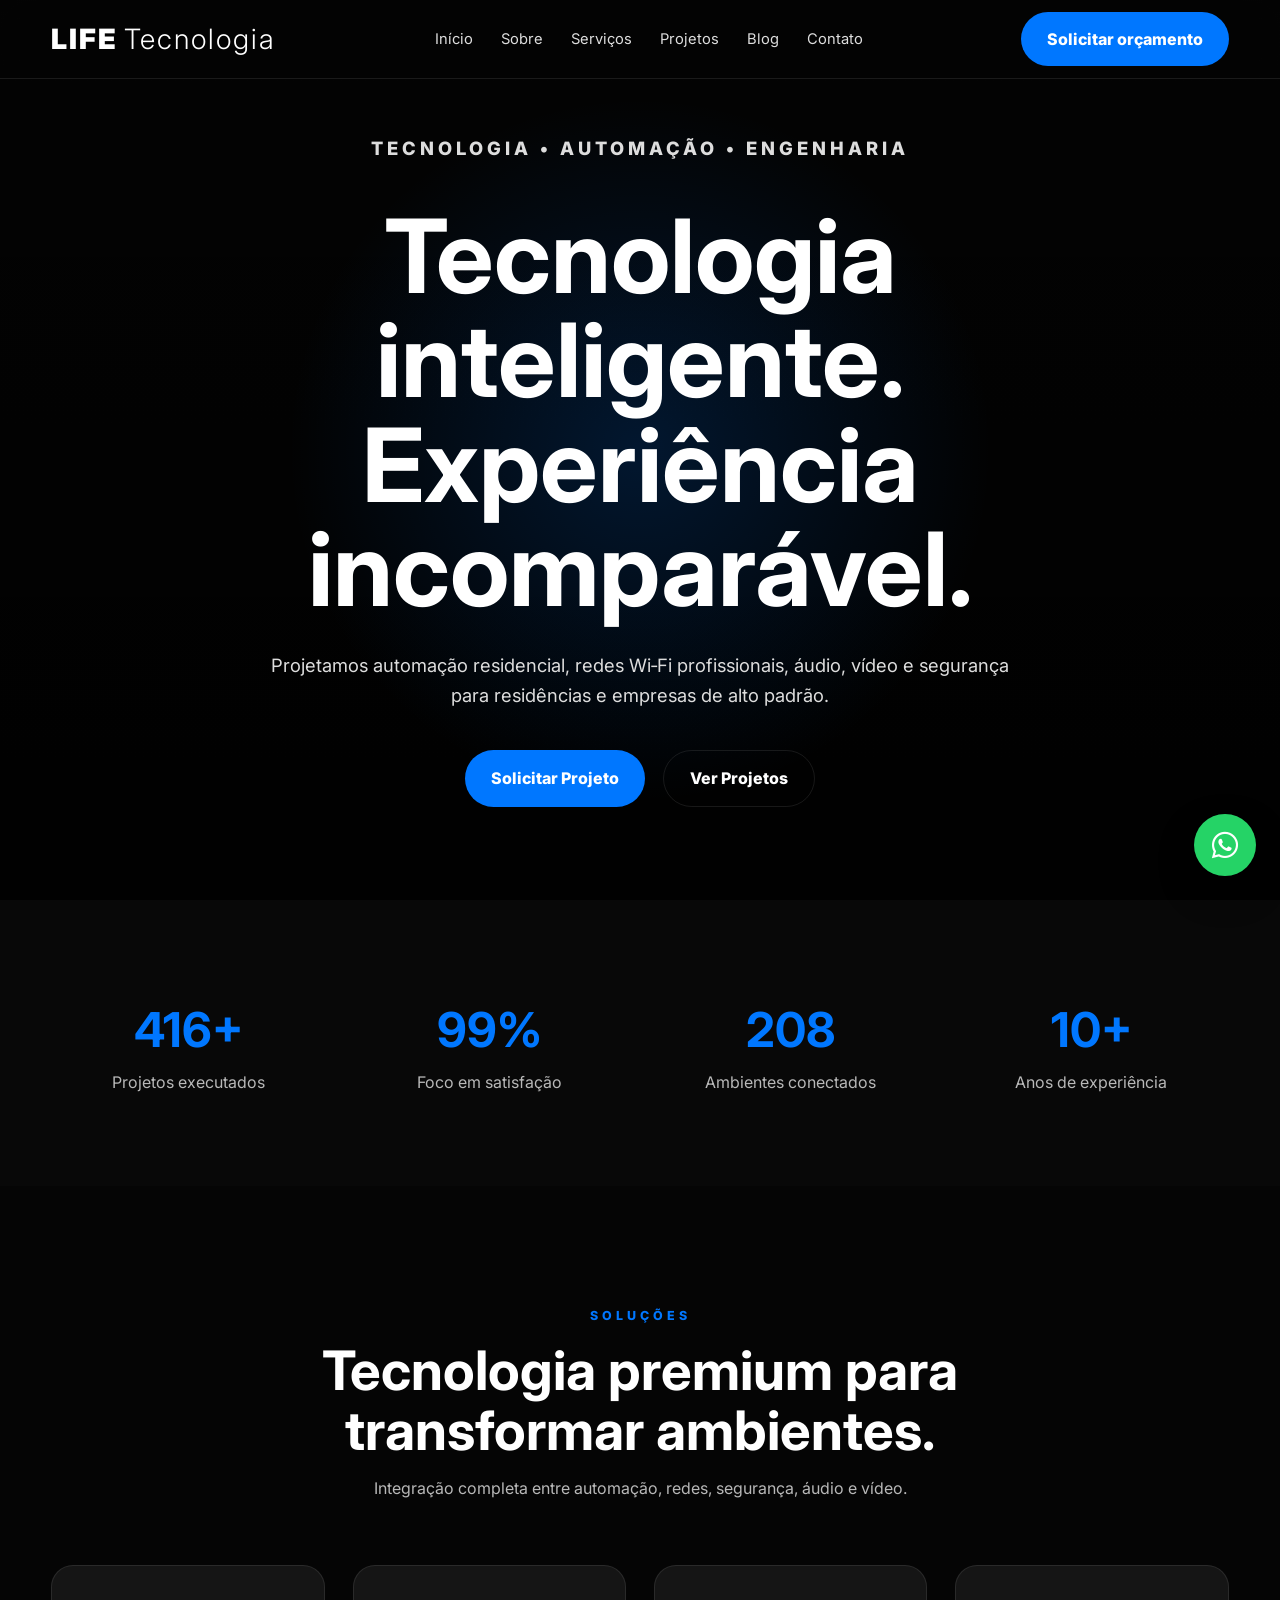
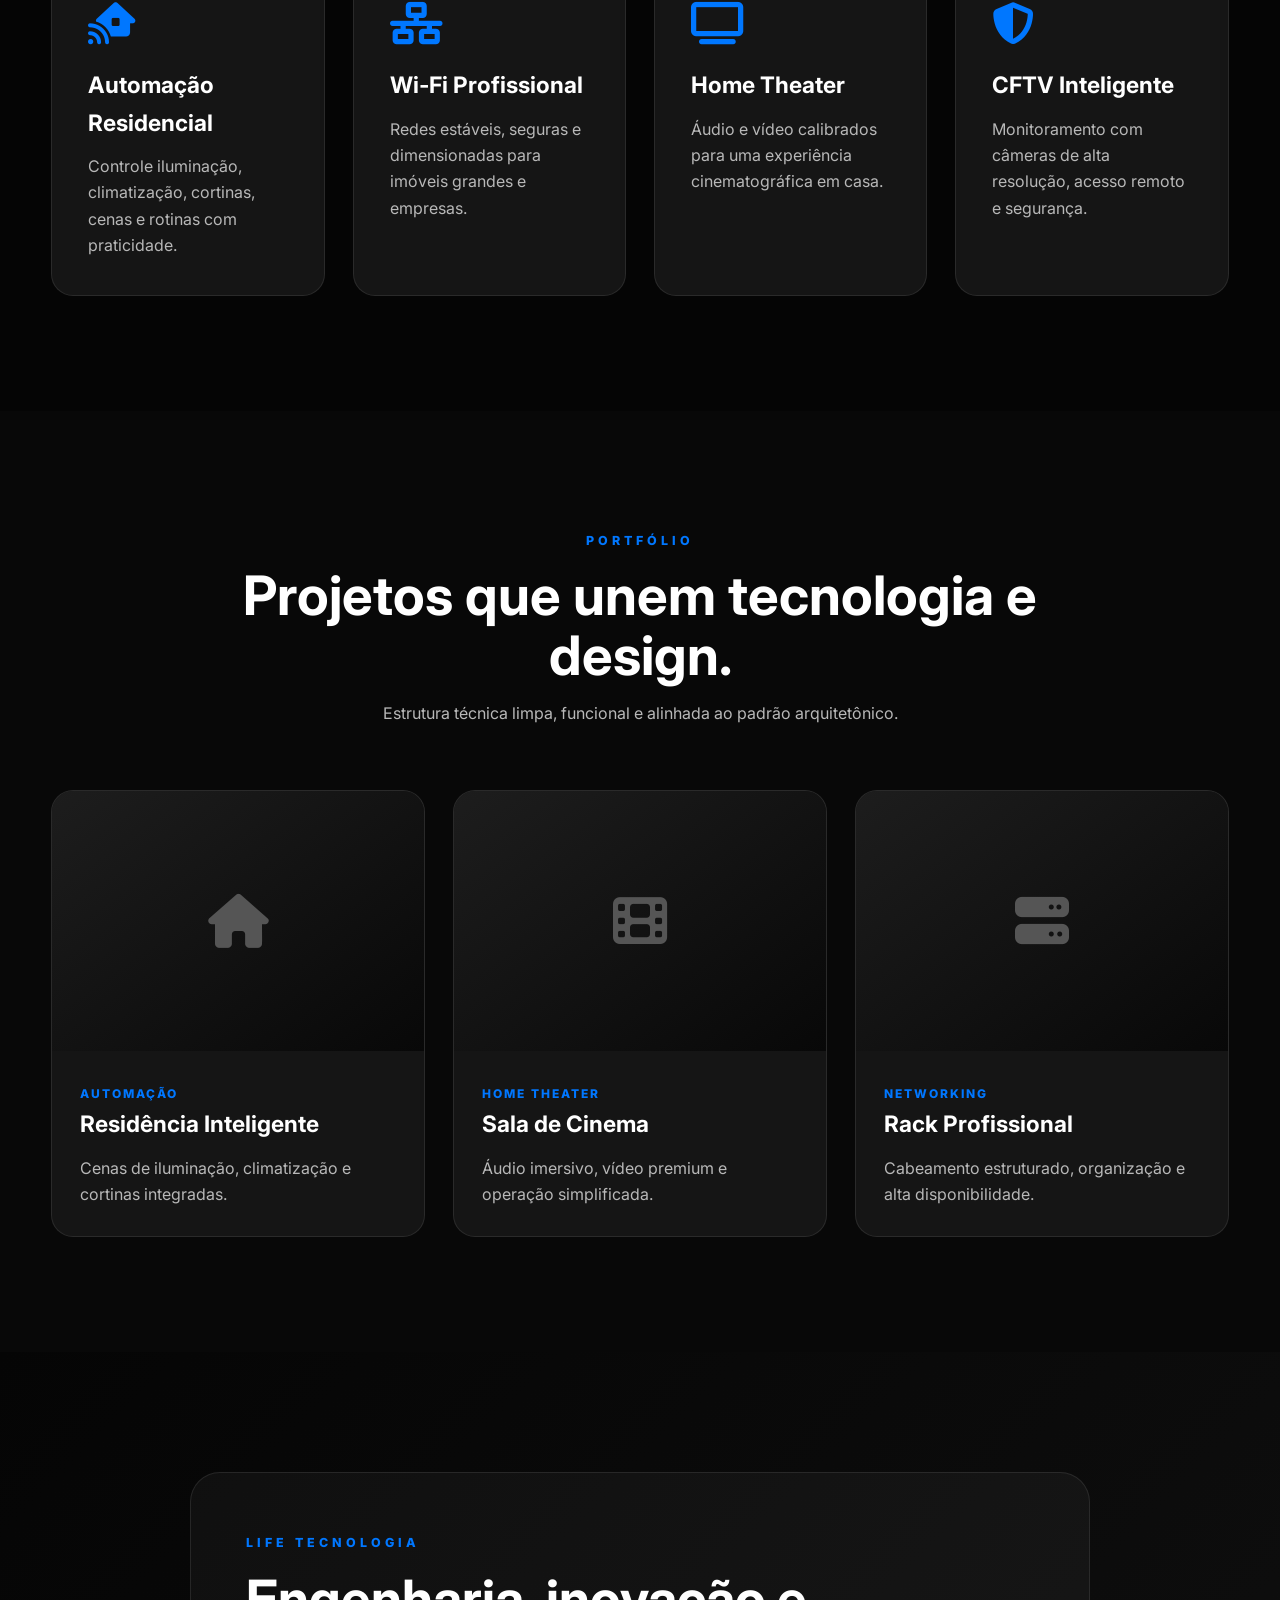
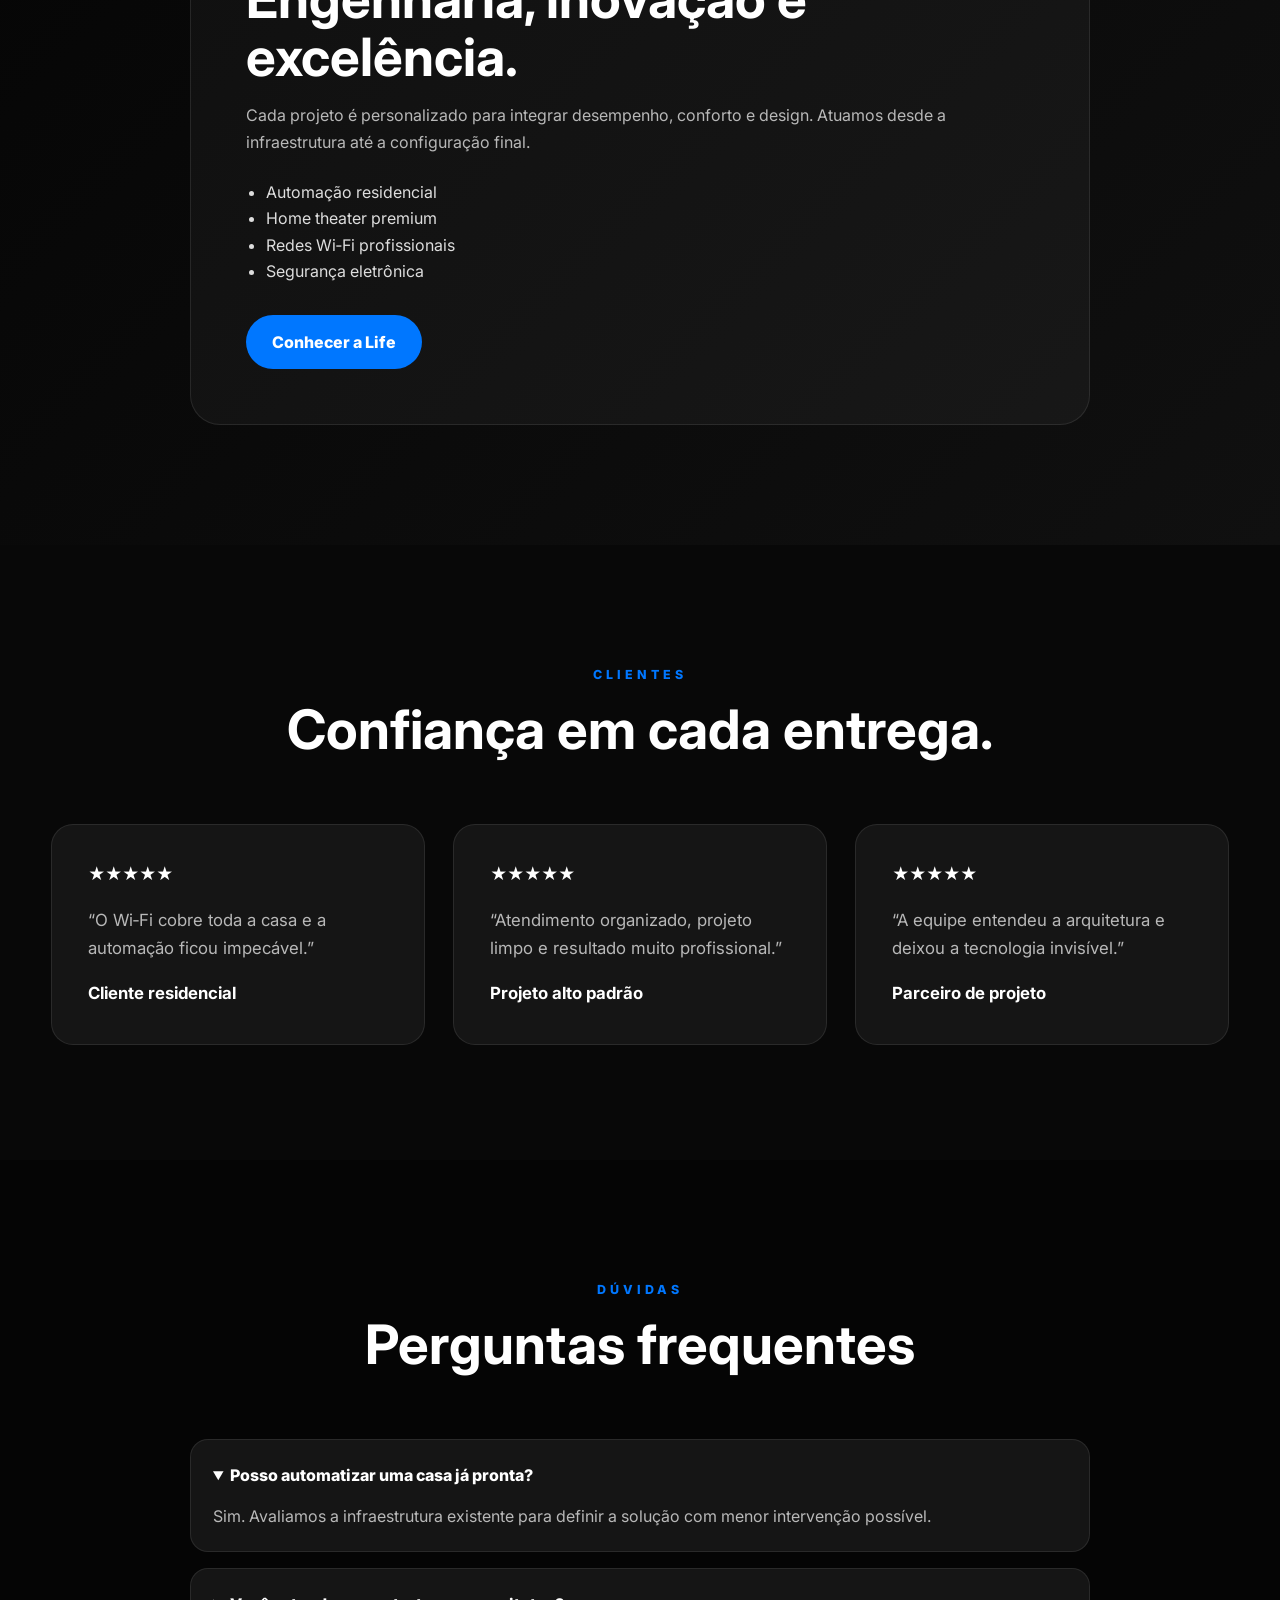
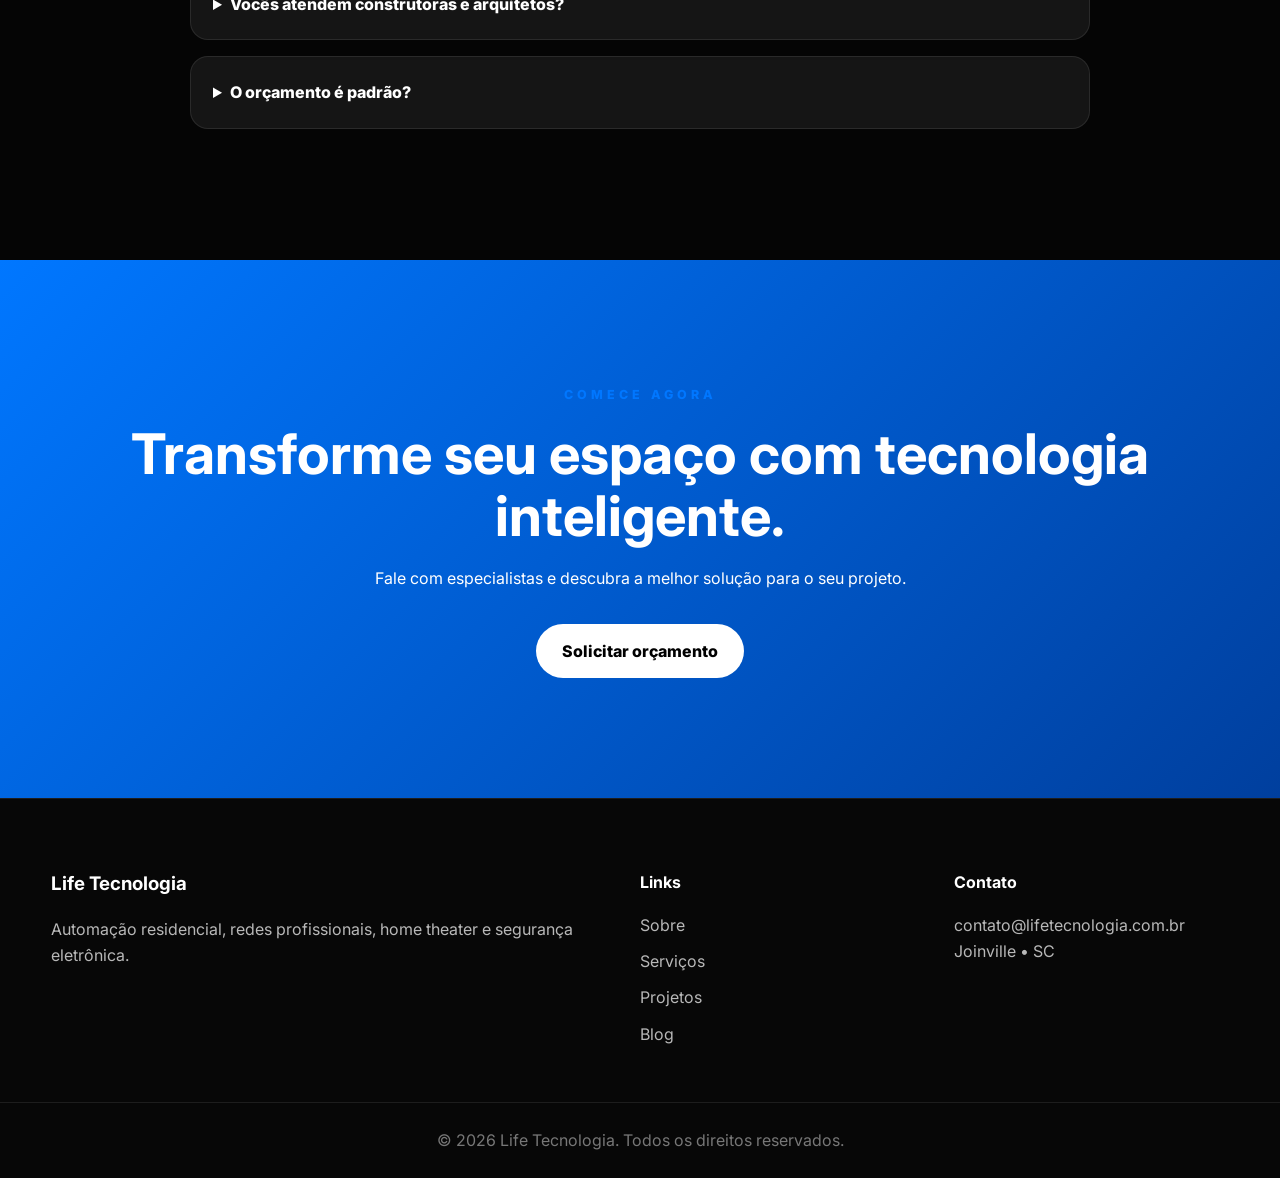
<file: Life-Tecnologia-Netlify new/Life-Tecnologia/index.html>
<!DOCTYPE html>
<html lang="pt-BR">
<head>
  <meta charset="UTF-8" />
  <meta name="viewport" content="width=device-width, initial-scale=1.0" />
  <title>Life Tecnologia | Automação Residencial Premium</title>
  <meta name="description" content="Automação residencial, home theater, redes Wi-Fi profissionais, CFTV e projetos inteligentes para imóveis de alto padrão." />
  <meta name="theme-color" content="#050505" />
  <meta property="og:title" content="Life Tecnologia | Automação Residencial Premium" />
  <meta property="og:description" content="Tecnologia inteligente para casas, empresas e projetos de alto padrão." />
  <meta property="og:type" content="website" />
  <meta property="og:url" content="https://lifetecnologia.com.br/" />
  <meta property="og:image" content="https://lifetecnologia.com.br/assets/img/og-image.jpg" />
  <link rel="preconnect" href="https://fonts.googleapis.com" />
  <link rel="preconnect" href="https://fonts.gstatic.com" crossorigin />
  <link href="https://fonts.googleapis.com/css2?family=Inter:wght@300;400;500;600;700;800;900&display=swap" rel="stylesheet" />
  <link rel="stylesheet" href="https://cdnjs.cloudflare.com/ajax/libs/font-awesome/6.5.2/css/all.min.css" />
  <link rel="stylesheet" href="assets/css/style.css" />
<!-- Google Ads (gtag.js) - TROQUE AW-XXXXXXXXXX pelo seu ID real (Google Ads). Enquanto for placeholder a tag NAO carrega e nao gera erro no console. --><script>(function(){var GADS_ID='AW-XXXXXXXXXX';if(GADS_ID.indexOf('XXXX')!==-1)return;var s=document.createElement('script');s.async=true;s.src='https://www.googletagmanager.com/gtag/js?id='+GADS_ID;document.head.appendChild(s);window.dataLayer=window.dataLayer||[];window.gtag=function(){dataLayer.push(arguments);};gtag('js',new Date());gtag('config',GADS_ID);})();</script><!-- Fim Google Ads --></head>
<body>
  <header class="navbar">
    <div class="container nav-wrap">
      <a href="index.html" class="logo">LIFE<span>Tecnologia</span></a>
      <button class="mobile-toggle" aria-label="Abrir menu"><i class="fa-solid fa-bars"></i></button>
      <nav class="nav-links">
        <a href="index.html">Início</a><a href="sobre.html">Sobre</a><a href="servicos.html">Serviços</a><a href="projetos.html">Projetos</a><a href="blog.html">Blog</a><a href="contato.html">Contato</a>
      </nav>
      <a class="btn-menu" href="contato.html">Solicitar orçamento</a>
    </div>
  </header>

  <main>
    <section class="hero" id="inicio">
      <div class="hero-bg"></div><div class="overlay"></div>
      <div class="hero-content reveal">
        <p class="subtitle">Tecnologia • Automação • Engenharia</p>
        <h1>Tecnologia inteligente.<br>Experiência incomparável.</h1>
        <p>Projetamos automação residencial, redes Wi‑Fi profissionais, áudio, vídeo e segurança para residências e empresas de alto padrão.</p>
        <div class="hero-buttons"><a href="contato.html" class="btn-primary">Solicitar Projeto</a><a href="projetos.html" class="btn-secondary">Ver Projetos</a></div>
      </div>
    </section>

    <section class="numbers">
      <div class="container numbers-grid">
        <div class="reveal"><h2>500+</h2><p>Projetos executados</p></div>
        <div class="reveal"><h2>99%</h2><p>Foco em satisfação</p></div>
        <div class="reveal"><h2>24/7</h2><p>Ambientes conectados</p></div>
        <div class="reveal"><h2>10+</h2><p>Anos de experiência</p></div>
      </div>
    </section>

    <section class="section" id="servicos">
      <div class="section-title reveal"><span>Soluções</span><h2>Tecnologia premium para transformar ambientes.</h2><p>Integração completa entre automação, redes, segurança, áudio e vídeo.</p></div>
      <div class="cards">
        <article class="card reveal"><i class="fa-solid fa-house-signal"></i><h3>Automação Residencial</h3><p>Controle iluminação, climatização, cortinas, cenas e rotinas com praticidade.</p></article>
        <article class="card reveal"><i class="fa-solid fa-network-wired"></i><h3>Wi‑Fi Profissional</h3><p>Redes estáveis, seguras e dimensionadas para imóveis grandes e empresas.</p></article>
        <article class="card reveal"><i class="fa-solid fa-tv"></i><h3>Home Theater</h3><p>Áudio e vídeo calibrados para uma experiência cinematográfica em casa.</p></article>
        <article class="card reveal"><i class="fa-solid fa-shield-halved"></i><h3>CFTV Inteligente</h3><p>Monitoramento com câmeras de alta resolução, acesso remoto e segurança.</p></article>
      </div>
    </section>

    <section class="section dark" id="projetos">
      <div class="section-title reveal"><span>Portfólio</span><h2>Projetos que unem tecnologia e design.</h2><p>Estrutura técnica limpa, funcional e alinhada ao padrão arquitetônico.</p></div>
      <div class="projects-grid">
        <article class="project-card reveal"><div class="placeholder"><i class="fa-solid fa-house"></i></div><div class="project-content"><span>Automação</span><h3>Residência Inteligente</h3><p>Cenas de iluminação, climatização e cortinas integradas.</p></div></article>
        <article class="project-card reveal"><div class="placeholder"><i class="fa-solid fa-film"></i></div><div class="project-content"><span>Home Theater</span><h3>Sala de Cinema</h3><p>Áudio imersivo, vídeo premium e operação simplificada.</p></div></article>
        <article class="project-card reveal"><div class="placeholder"><i class="fa-solid fa-server"></i></div><div class="project-content"><span>Networking</span><h3>Rack Profissional</h3><p>Cabeamento estruturado, organização e alta disponibilidade.</p></div></article>
      </div>
    </section>

    <section class="about-home">
      <div class="about-panel reveal"><span>Life Tecnologia</span><h2>Engenharia, inovação e excelência.</h2><p>Cada projeto é personalizado para integrar desempenho, conforto e design. Atuamos desde a infraestrutura até a configuração final.</p><ul><li>Automação residencial</li><li>Home theater premium</li><li>Redes Wi‑Fi profissionais</li><li>Segurança eletrônica</li></ul><a href="sobre.html" class="btn-primary">Conhecer a Life</a></div>
    </section>

    <section class="section testimonials dark">
      <div class="section-title reveal"><span>Clientes</span><h2>Confiança em cada entrega.</h2></div>
      <div class="testimonial-grid">
        <div class="testimonial reveal">★★★★★<p>“O Wi‑Fi cobre toda a casa e a automação ficou impecável.”</p><strong>Cliente residencial</strong></div>
        <div class="testimonial reveal">★★★★★<p>“Atendimento organizado, projeto limpo e resultado muito profissional.”</p><strong>Projeto alto padrão</strong></div>
        <div class="testimonial reveal">★★★★★<p>“A equipe entendeu a arquitetura e deixou a tecnologia invisível.”</p><strong>Parceiro de projeto</strong></div>
      </div>
    </section>

    <section class="section faq">
      <div class="section-title reveal"><span>Dúvidas</span><h2>Perguntas frequentes</h2></div>
      <div class="faq-container reveal">
        <details open><summary>Posso automatizar uma casa já pronta?</summary><p>Sim. Avaliamos a infraestrutura existente para definir a solução com menor intervenção possível.</p></details>
        <details><summary>Vocês atendem construtoras e arquitetos?</summary><p>Sim. Trabalhamos em conjunto com profissionais desde a fase de briefing, projeto e execução.</p></details>
        <details><summary>O orçamento é padrão?</summary><p>Não. Cada projeto é personalizado conforme metragem, infraestrutura, marcas e escopo técnico.</p></details>
      </div>
    </section>

    <section class="cta reveal"><span>Comece agora</span><h2>Transforme seu espaço com tecnologia inteligente.</h2><p>Fale com especialistas e descubra a melhor solução para o seu projeto.</p><a href="contato.html" class="btn-light">Solicitar orçamento</a></section>
  </main>

  <footer class="footer"><div class="container footer-grid"><div><h3>Life Tecnologia</h3><p>Automação residencial, redes profissionais, home theater e segurança eletrônica.</p></div><div><h4>Links</h4><a href="sobre.html">Sobre</a><a href="servicos.html">Serviços</a><a href="projetos.html">Projetos</a><a href="blog.html">Blog</a></div><div><h4>Contato</h4><p>contato@lifetecnologia.com.br</p><p>Joinville • SC</p></div></div><div class="copyright">© 2026 Life Tecnologia. Todos os direitos reservados.</div></footer>
  <a href="https://wa.me/5500000000000" class="whatsapp" target="_blank" aria-label="WhatsApp"><i class="fab fa-whatsapp"></i></a>
  <script src="assets/js/main.js"></script>
</body>
</html>
</file>
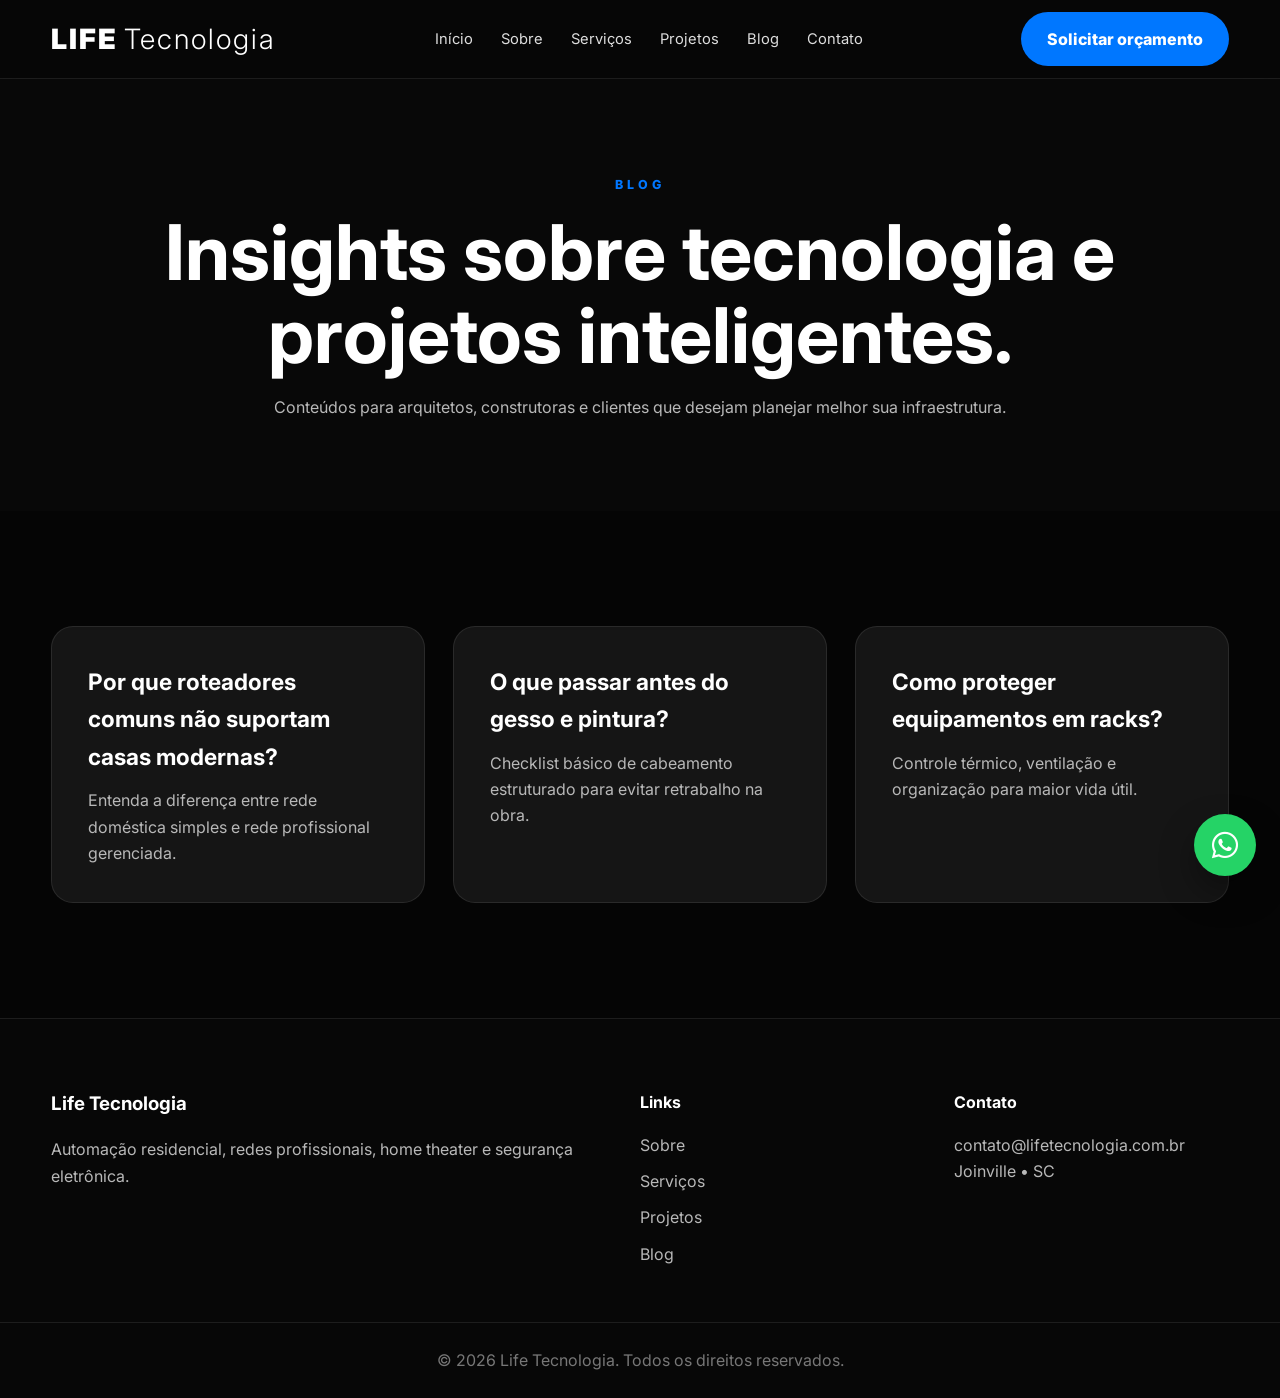
<file: Life-Tecnologia-Netlify new/Life-Tecnologia/blog.html>
<!DOCTYPE html><html lang="pt-BR"><head><meta charset="UTF-8"><meta name="viewport" content="width=device-width, initial-scale=1.0"><title>Blog | Life Tecnologia</title><meta name="description" content="Artigos sobre automação, redes Wi-Fi, home theater e tecnologia residencial"><link rel="preconnect" href="https://fonts.googleapis.com"><link rel="preconnect" href="https://fonts.gstatic.com" crossorigin><link href="https://fonts.googleapis.com/css2?family=Inter:wght@300;400;500;600;700;800;900&display=swap" rel="stylesheet"><link rel="stylesheet" href="https://cdnjs.cloudflare.com/ajax/libs/font-awesome/6.5.2/css/all.min.css"><link rel="stylesheet" href="assets/css/style.css"><!-- Google Ads (gtag.js) - TROQUE AW-XXXXXXXXXX pelo seu ID real (Google Ads). Enquanto for placeholder a tag NAO carrega e nao gera erro no console. --><script>(function(){var GADS_ID='AW-XXXXXXXXXX';if(GADS_ID.indexOf('XXXX')!==-1)return;var s=document.createElement('script');s.async=true;s.src='https://www.googletagmanager.com/gtag/js?id='+GADS_ID;document.head.appendChild(s);window.dataLayer=window.dataLayer||[];window.gtag=function(){dataLayer.push(arguments);};gtag('js',new Date());gtag('config',GADS_ID);})();</script><!-- Fim Google Ads --></head><body><header class="navbar"><div class="container nav-wrap"><a href="index.html" class="logo">LIFE<span>Tecnologia</span></a><button class="mobile-toggle" aria-label="Abrir menu"><i class="fa-solid fa-bars"></i></button><nav class="nav-links"><a href="index.html">Início</a><a href="sobre.html">Sobre</a><a href="servicos.html">Serviços</a><a href="projetos.html">Projetos</a><a href="blog.html">Blog</a><a href="contato.html">Contato</a></nav><a class="btn-menu" href="contato.html">Solicitar orçamento</a></div></header><main><section class="page-hero"><span>Blog</span><h1>Insights sobre tecnologia e projetos inteligentes.</h1><p>Conteúdos para arquitetos, construtoras e clientes que desejam planejar melhor sua infraestrutura.</p></section><section class="section"><div class="cards"><article class="card reveal"><h3>Por que roteadores comuns não suportam casas modernas?</h3><p>Entenda a diferença entre rede doméstica simples e rede profissional gerenciada.</p></article><article class="card reveal"><h3>O que passar antes do gesso e pintura?</h3><p>Checklist básico de cabeamento estruturado para evitar retrabalho na obra.</p></article><article class="card reveal"><h3>Como proteger equipamentos em racks?</h3><p>Controle térmico, ventilação e organização para maior vida útil.</p></article></div></section></main><footer class="footer"><div class="container footer-grid"><div><h3>Life Tecnologia</h3><p>Automação residencial, redes profissionais, home theater e segurança eletrônica.</p></div><div><h4>Links</h4><a href="sobre.html">Sobre</a><a href="servicos.html">Serviços</a><a href="projetos.html">Projetos</a><a href="blog.html">Blog</a></div><div><h4>Contato</h4><p>contato@lifetecnologia.com.br</p><p>Joinville • SC</p></div></div><div class="copyright"></div></footer><a href="https://wa.me/5500000000000" class="whatsapp" target="_blank" aria-label="WhatsApp"><i class="fab fa-whatsapp"></i></a><script src="assets/js/main.js"></script></body></html>
</file>
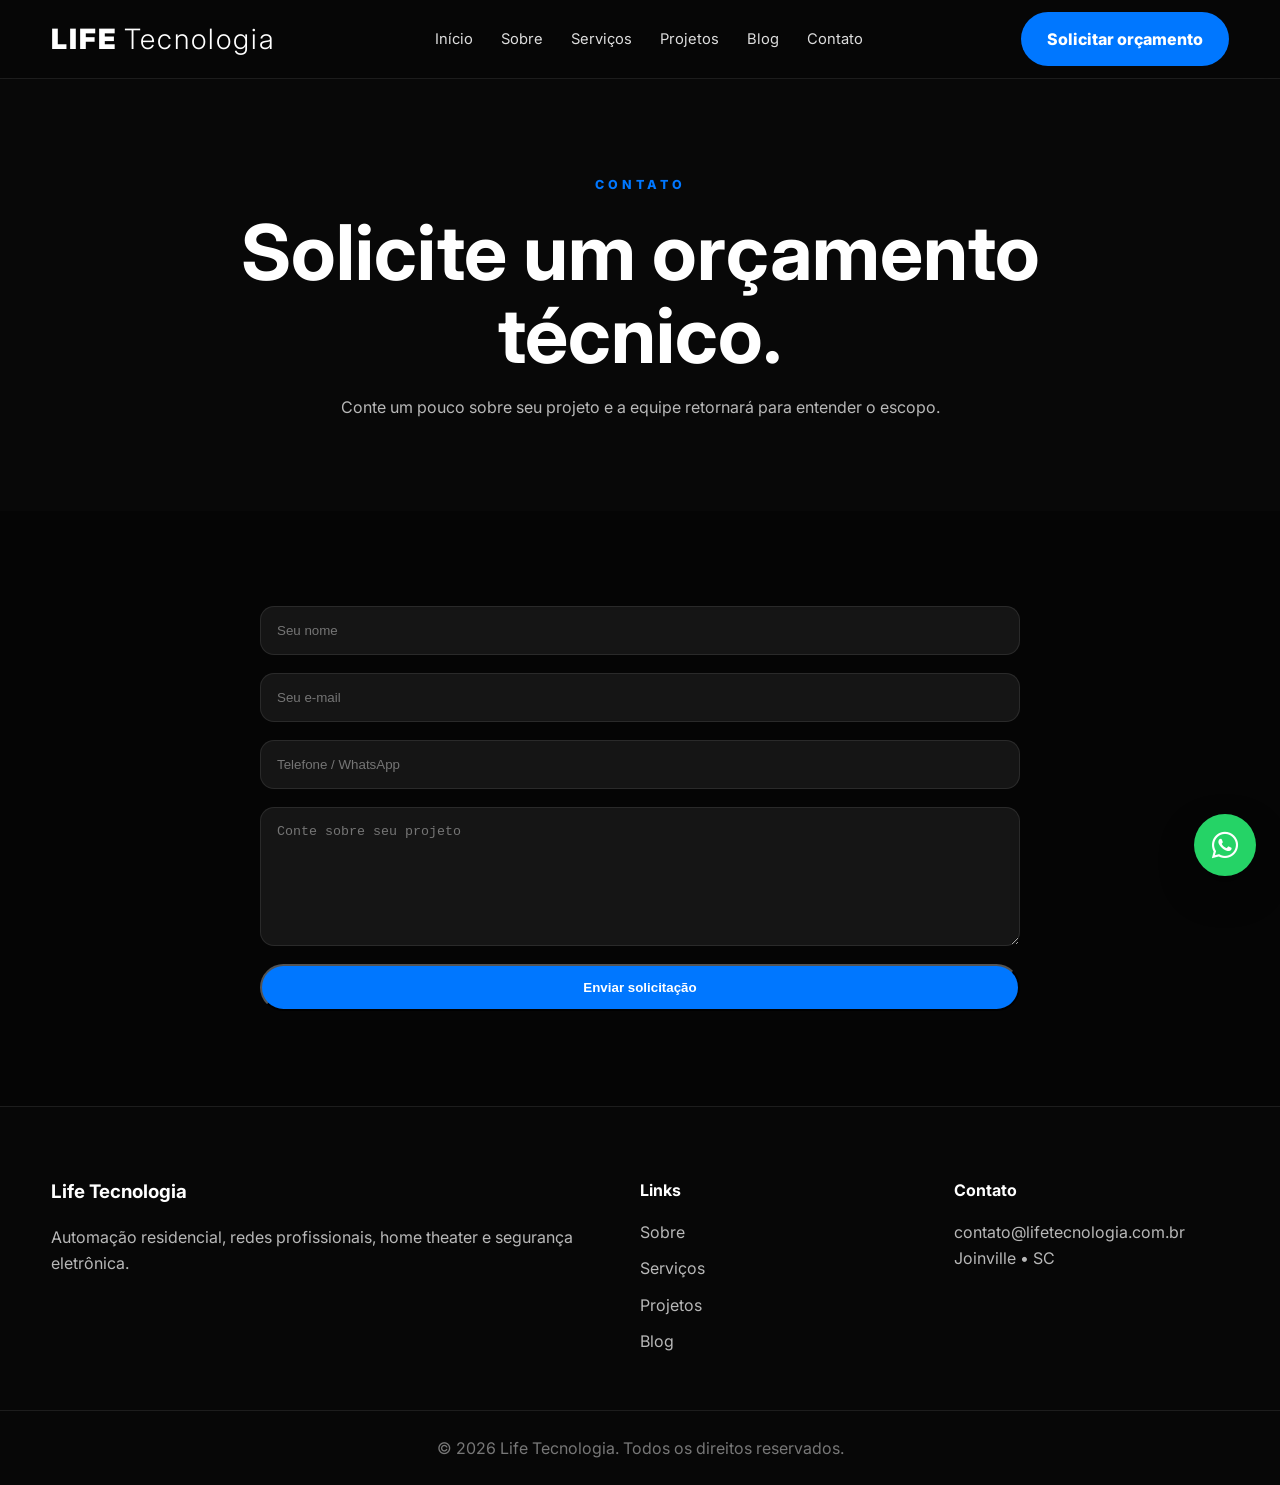
<file: Life-Tecnologia-Netlify new/Life-Tecnologia/contato.html>
<!DOCTYPE html><html lang="pt-BR"><head><meta charset="UTF-8"><meta name="viewport" content="width=device-width, initial-scale=1.0"><title>Contato | Life Tecnologia</title><meta name="description" content="Solicite orçamento para automação residencial, redes profissionais e home theater"><link rel="preconnect" href="https://fonts.googleapis.com"><link rel="preconnect" href="https://fonts.gstatic.com" crossorigin><link href="https://fonts.googleapis.com/css2?family=Inter:wght@300;400;500;600;700;800;900&display=swap" rel="stylesheet"><link rel="stylesheet" href="https://cdnjs.cloudflare.com/ajax/libs/font-awesome/6.5.2/css/all.min.css"><link rel="stylesheet" href="assets/css/style.css"><!-- Google Ads (gtag.js) - TROQUE AW-XXXXXXXXXX pelo seu ID real (Google Ads). Enquanto for placeholder a tag NAO carrega e nao gera erro no console. --><script>(function(){var GADS_ID='AW-XXXXXXXXXX';if(GADS_ID.indexOf('XXXX')!==-1)return;var s=document.createElement('script');s.async=true;s.src='https://www.googletagmanager.com/gtag/js?id='+GADS_ID;document.head.appendChild(s);window.dataLayer=window.dataLayer||[];window.gtag=function(){dataLayer.push(arguments);};gtag('js',new Date());gtag('config',GADS_ID);})();</script><!-- Fim Google Ads --></head><body><header class="navbar"><div class="container nav-wrap"><a href="index.html" class="logo">LIFE<span>Tecnologia</span></a><button class="mobile-toggle" aria-label="Abrir menu"><i class="fa-solid fa-bars"></i></button><nav class="nav-links"><a href="index.html">Início</a><a href="sobre.html">Sobre</a><a href="servicos.html">Serviços</a><a href="projetos.html">Projetos</a><a href="blog.html">Blog</a><a href="contato.html">Contato</a></nav><a class="btn-menu" href="contato.html">Solicitar orçamento</a></div></header><main><section class="page-hero"><span>Contato</span><h1>Solicite um orçamento técnico.</h1><p>Conte um pouco sobre seu projeto e a equipe retornará para entender o escopo.</p></section><section class="content-section"><form class="contact-form reveal" name="contato" method="POST" data-netlify="true"><input type="hidden" name="form-name" value="contato"><input type="text" name="nome" placeholder="Seu nome" required><input type="email" name="email" placeholder="Seu e-mail" required><input type="tel" name="telefone" placeholder="Telefone / WhatsApp"><textarea name="mensagem" rows="7" placeholder="Conte sobre seu projeto"></textarea><button class="btn-primary" type="submit">Enviar solicitação</button></form></section></main><footer class="footer"><div class="container footer-grid"><div><h3>Life Tecnologia</h3><p>Automação residencial, redes profissionais, home theater e segurança eletrônica.</p></div><div><h4>Links</h4><a href="sobre.html">Sobre</a><a href="servicos.html">Serviços</a><a href="projetos.html">Projetos</a><a href="blog.html">Blog</a></div><div><h4>Contato</h4><p>contato@lifetecnologia.com.br</p><p>Joinville • SC</p></div></div><div class="copyright"></div></footer><a href="https://wa.me/5500000000000" class="whatsapp" target="_blank" aria-label="WhatsApp"><i class="fab fa-whatsapp"></i></a><script src="assets/js/main.js"></script></body></html>
</file>
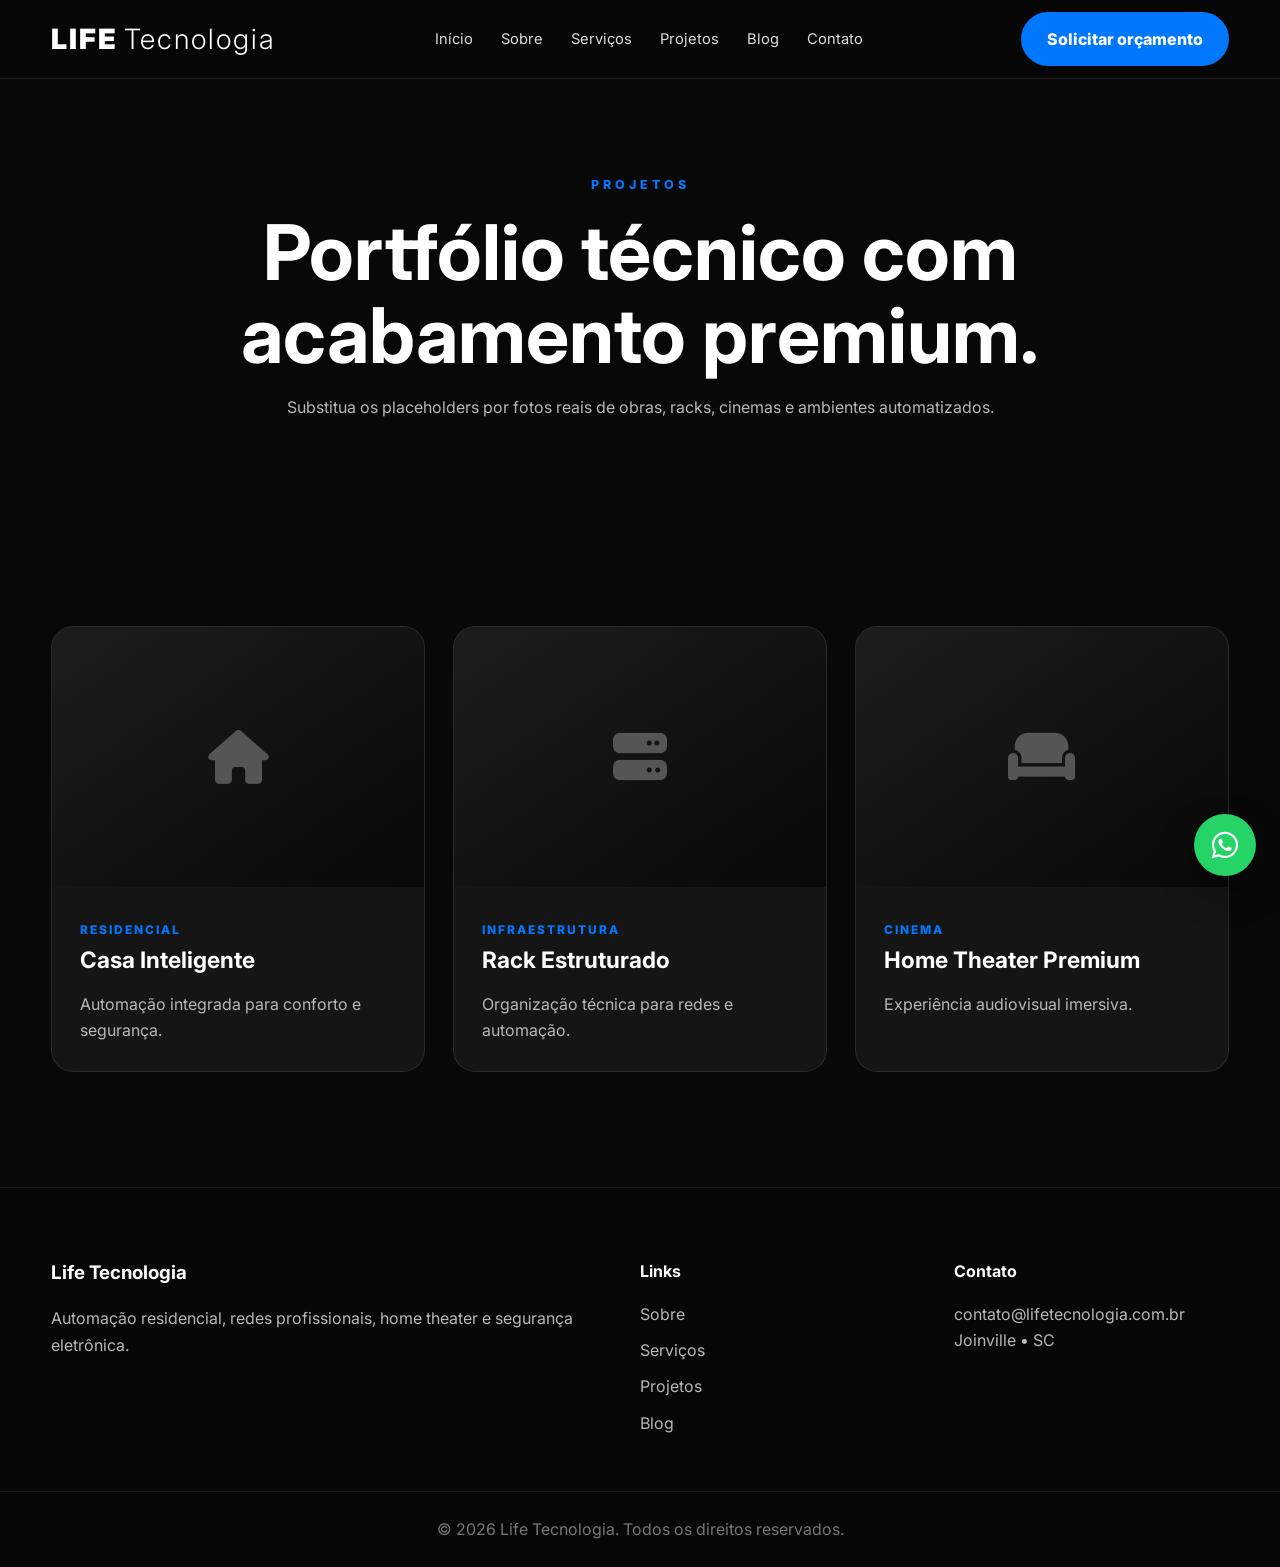
<file: Life-Tecnologia-Netlify new/Life-Tecnologia/projetos.html>
<!DOCTYPE html><html lang="pt-BR"><head><meta charset="UTF-8"><meta name="viewport" content="width=device-width, initial-scale=1.0"><title>Projetos | Life Tecnologia</title><meta name="description" content="Portfólio de automação residencial, redes e home theater da Life Tecnologia"><link rel="preconnect" href="https://fonts.googleapis.com"><link rel="preconnect" href="https://fonts.gstatic.com" crossorigin><link href="https://fonts.googleapis.com/css2?family=Inter:wght@300;400;500;600;700;800;900&display=swap" rel="stylesheet"><link rel="stylesheet" href="https://cdnjs.cloudflare.com/ajax/libs/font-awesome/6.5.2/css/all.min.css"><link rel="stylesheet" href="assets/css/style.css"><!-- Google Ads (gtag.js) - TROQUE AW-XXXXXXXXXX pelo seu ID real (Google Ads). Enquanto for placeholder a tag NAO carrega e nao gera erro no console. --><script>(function(){var GADS_ID='AW-XXXXXXXXXX';if(GADS_ID.indexOf('XXXX')!==-1)return;var s=document.createElement('script');s.async=true;s.src='https://www.googletagmanager.com/gtag/js?id='+GADS_ID;document.head.appendChild(s);window.dataLayer=window.dataLayer||[];window.gtag=function(){dataLayer.push(arguments);};gtag('js',new Date());gtag('config',GADS_ID);})();</script><!-- Fim Google Ads --></head><body><header class="navbar"><div class="container nav-wrap"><a href="index.html" class="logo">LIFE<span>Tecnologia</span></a><button class="mobile-toggle" aria-label="Abrir menu"><i class="fa-solid fa-bars"></i></button><nav class="nav-links"><a href="index.html">Início</a><a href="sobre.html">Sobre</a><a href="servicos.html">Serviços</a><a href="projetos.html">Projetos</a><a href="blog.html">Blog</a><a href="contato.html">Contato</a></nav><a class="btn-menu" href="contato.html">Solicitar orçamento</a></div></header><main><section class="page-hero"><span>Projetos</span><h1>Portfólio técnico com acabamento premium.</h1><p>Substitua os placeholders por fotos reais de obras, racks, cinemas e ambientes automatizados.</p></section><section class="section dark"><div class="projects-grid"><article class="project-card reveal"><div class="placeholder"><i class="fa-solid fa-house"></i></div><div class="project-content"><span>Residencial</span><h3>Casa Inteligente</h3><p>Automação integrada para conforto e segurança.</p></div></article><article class="project-card reveal"><div class="placeholder"><i class="fa-solid fa-server"></i></div><div class="project-content"><span>Infraestrutura</span><h3>Rack Estruturado</h3><p>Organização técnica para redes e automação.</p></div></article><article class="project-card reveal"><div class="placeholder"><i class="fa-solid fa-couch"></i></div><div class="project-content"><span>Cinema</span><h3>Home Theater Premium</h3><p>Experiência audiovisual imersiva.</p></div></article></div></section></main><footer class="footer"><div class="container footer-grid"><div><h3>Life Tecnologia</h3><p>Automação residencial, redes profissionais, home theater e segurança eletrônica.</p></div><div><h4>Links</h4><a href="sobre.html">Sobre</a><a href="servicos.html">Serviços</a><a href="projetos.html">Projetos</a><a href="blog.html">Blog</a></div><div><h4>Contato</h4><p>contato@lifetecnologia.com.br</p><p>Joinville • SC</p></div></div><div class="copyright"></div></footer><a href="https://wa.me/5500000000000" class="whatsapp" target="_blank" aria-label="WhatsApp"><i class="fab fa-whatsapp"></i></a><script src="assets/js/main.js"></script></body></html>
</file>
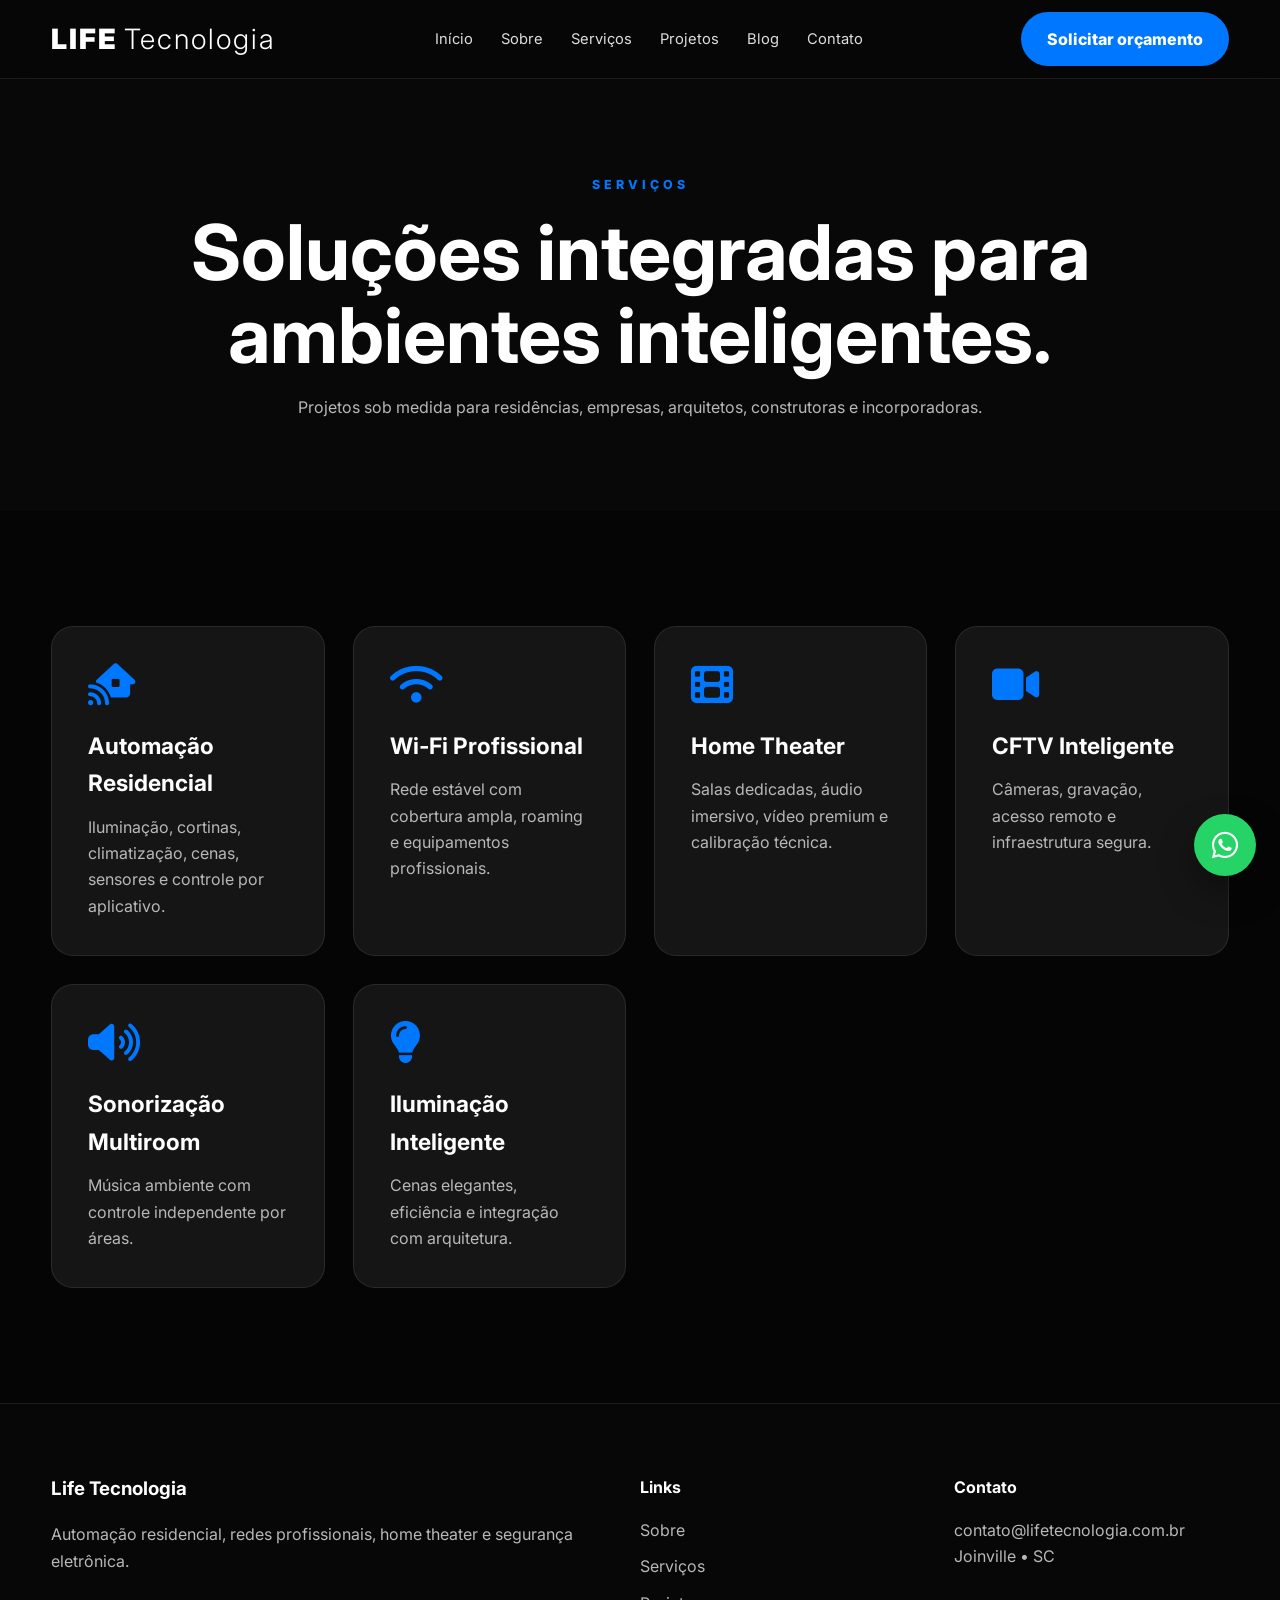
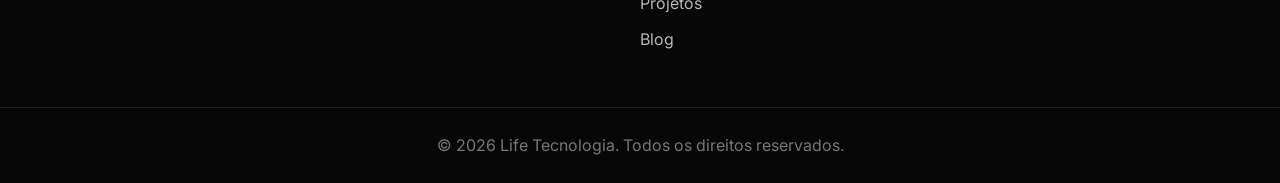
<file: Life-Tecnologia-Netlify new/Life-Tecnologia/servicos.html>
<!DOCTYPE html><html lang="pt-BR"><head><meta charset="UTF-8"><meta name="viewport" content="width=device-width, initial-scale=1.0"><title>Serviços | Life Tecnologia</title><meta name="description" content="Automação residencial, home theater, Wi-Fi profissional, CFTV e sonorização multiroom"><link rel="preconnect" href="https://fonts.googleapis.com"><link rel="preconnect" href="https://fonts.gstatic.com" crossorigin><link href="https://fonts.googleapis.com/css2?family=Inter:wght@300;400;500;600;700;800;900&display=swap" rel="stylesheet"><link rel="stylesheet" href="https://cdnjs.cloudflare.com/ajax/libs/font-awesome/6.5.2/css/all.min.css"><link rel="stylesheet" href="assets/css/style.css"><!-- Google Ads (gtag.js) - TROQUE AW-XXXXXXXXXX pelo seu ID real (Google Ads). Enquanto for placeholder a tag NAO carrega e nao gera erro no console. --><script>(function(){var GADS_ID='AW-XXXXXXXXXX';if(GADS_ID.indexOf('XXXX')!==-1)return;var s=document.createElement('script');s.async=true;s.src='https://www.googletagmanager.com/gtag/js?id='+GADS_ID;document.head.appendChild(s);window.dataLayer=window.dataLayer||[];window.gtag=function(){dataLayer.push(arguments);};gtag('js',new Date());gtag('config',GADS_ID);})();</script><!-- Fim Google Ads --></head><body><header class="navbar"><div class="container nav-wrap"><a href="index.html" class="logo">LIFE<span>Tecnologia</span></a><button class="mobile-toggle" aria-label="Abrir menu"><i class="fa-solid fa-bars"></i></button><nav class="nav-links"><a href="index.html">Início</a><a href="sobre.html">Sobre</a><a href="servicos.html">Serviços</a><a href="projetos.html">Projetos</a><a href="blog.html">Blog</a><a href="contato.html">Contato</a></nav><a class="btn-menu" href="contato.html">Solicitar orçamento</a></div></header><main><section class="page-hero"><span>Serviços</span><h1>Soluções integradas para ambientes inteligentes.</h1><p>Projetos sob medida para residências, empresas, arquitetos, construtoras e incorporadoras.</p></section><section class="section"><div class="cards"><article class="card reveal"><i class="fa-solid fa-house-signal"></i><h3>Automação Residencial</h3><p>Iluminação, cortinas, climatização, cenas, sensores e controle por aplicativo.</p></article><article class="card reveal"><i class="fa-solid fa-wifi"></i><h3>Wi‑Fi Profissional</h3><p>Rede estável com cobertura ampla, roaming e equipamentos profissionais.</p></article><article class="card reveal"><i class="fa-solid fa-film"></i><h3>Home Theater</h3><p>Salas dedicadas, áudio imersivo, vídeo premium e calibração técnica.</p></article><article class="card reveal"><i class="fa-solid fa-video"></i><h3>CFTV Inteligente</h3><p>Câmeras, gravação, acesso remoto e infraestrutura segura.</p></article><article class="card reveal"><i class="fa-solid fa-volume-high"></i><h3>Sonorização Multiroom</h3><p>Música ambiente com controle independente por áreas.</p></article><article class="card reveal"><i class="fa-solid fa-lightbulb"></i><h3>Iluminação Inteligente</h3><p>Cenas elegantes, eficiência e integração com arquitetura.</p></article></div></section></main><footer class="footer"><div class="container footer-grid"><div><h3>Life Tecnologia</h3><p>Automação residencial, redes profissionais, home theater e segurança eletrônica.</p></div><div><h4>Links</h4><a href="sobre.html">Sobre</a><a href="servicos.html">Serviços</a><a href="projetos.html">Projetos</a><a href="blog.html">Blog</a></div><div><h4>Contato</h4><p>contato@lifetecnologia.com.br</p><p>Joinville • SC</p></div></div><div class="copyright"></div></footer><a href="https://wa.me/5500000000000" class="whatsapp" target="_blank" aria-label="WhatsApp"><i class="fab fa-whatsapp"></i></a><script src="assets/js/main.js"></script></body></html>
</file>
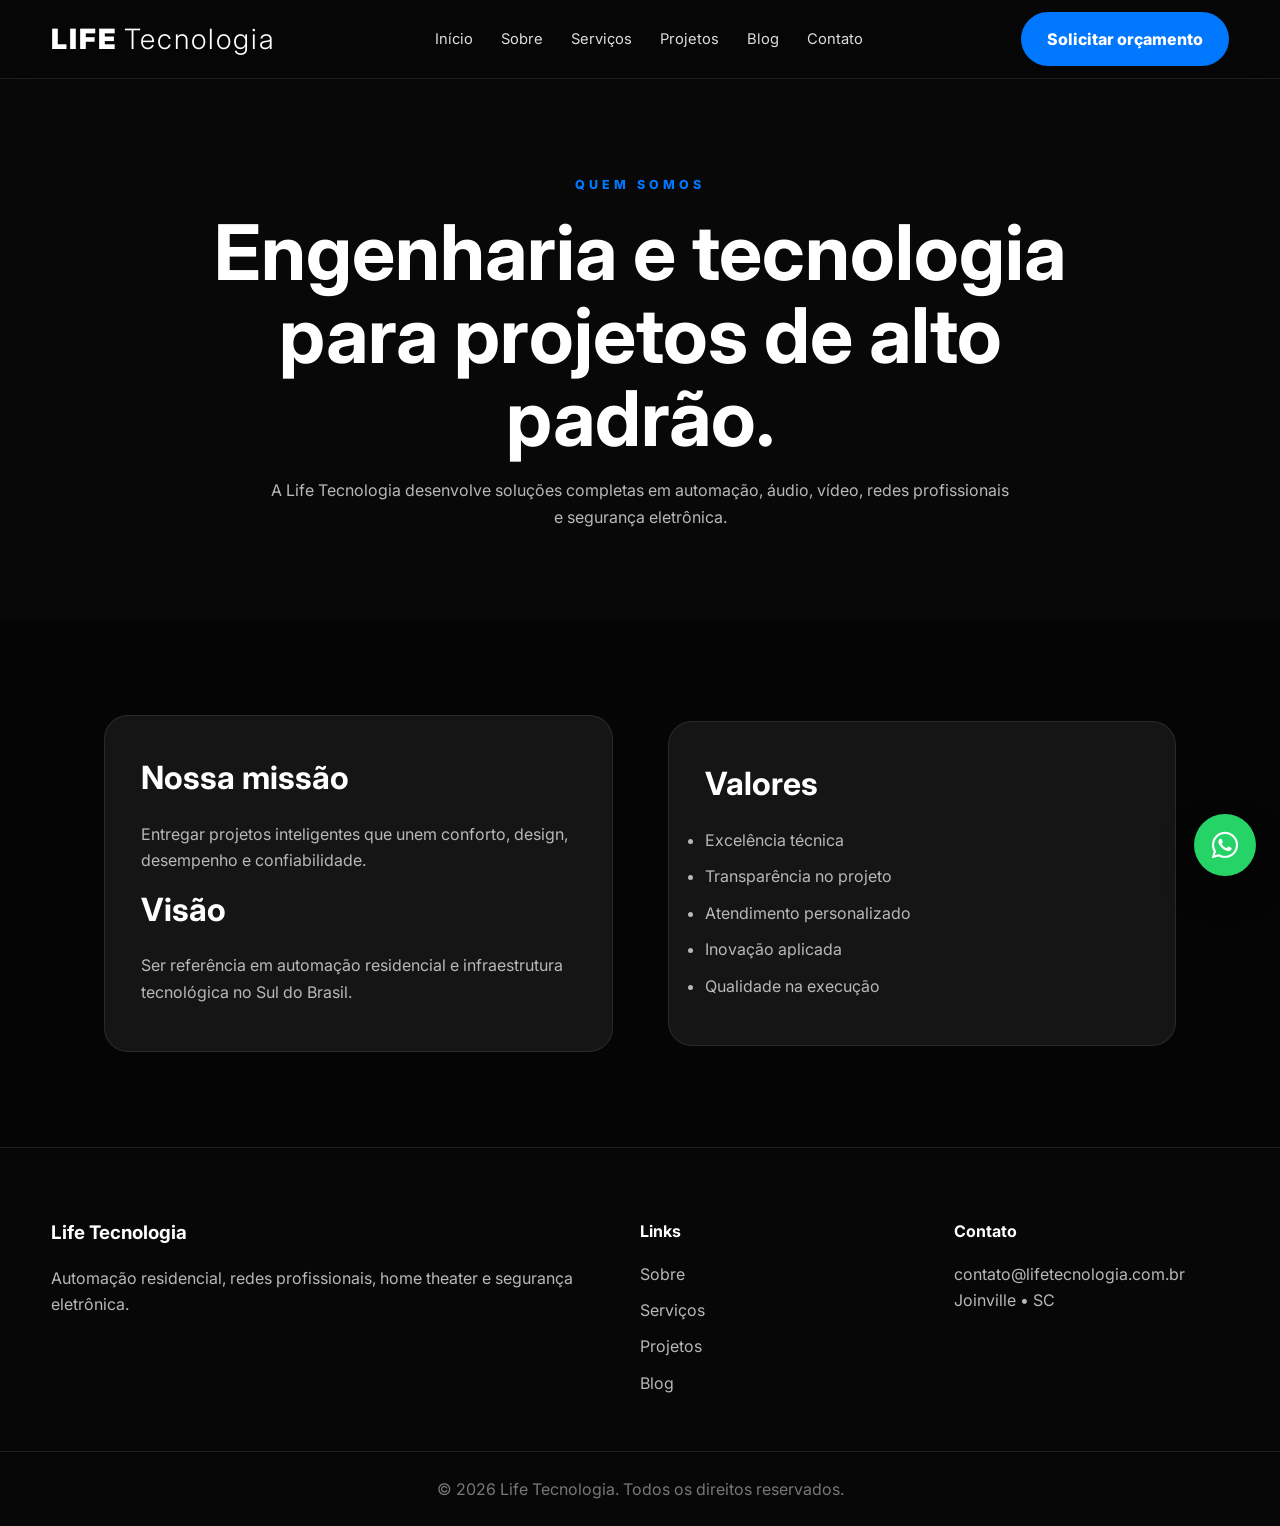
<file: Life-Tecnologia-Netlify new/Life-Tecnologia/sobre.html>
<!DOCTYPE html><html lang="pt-BR"><head><meta charset="UTF-8"><meta name="viewport" content="width=device-width, initial-scale=1.0"><title>Sobre | Life Tecnologia</title><meta name="description" content="Conheça a Life Tecnologia e sua atuação em automação residencial e redes profissionais"><link rel="preconnect" href="https://fonts.googleapis.com"><link rel="preconnect" href="https://fonts.gstatic.com" crossorigin><link href="https://fonts.googleapis.com/css2?family=Inter:wght@300;400;500;600;700;800;900&display=swap" rel="stylesheet"><link rel="stylesheet" href="https://cdnjs.cloudflare.com/ajax/libs/font-awesome/6.5.2/css/all.min.css"><link rel="stylesheet" href="assets/css/style.css"><!-- Google Ads (gtag.js) - TROQUE AW-XXXXXXXXXX pelo seu ID real (Google Ads). Enquanto for placeholder a tag NAO carrega e nao gera erro no console. --><script>(function(){var GADS_ID='AW-XXXXXXXXXX';if(GADS_ID.indexOf('XXXX')!==-1)return;var s=document.createElement('script');s.async=true;s.src='https://www.googletagmanager.com/gtag/js?id='+GADS_ID;document.head.appendChild(s);window.dataLayer=window.dataLayer||[];window.gtag=function(){dataLayer.push(arguments);};gtag('js',new Date());gtag('config',GADS_ID);})();</script><!-- Fim Google Ads --></head><body><header class="navbar"><div class="container nav-wrap"><a href="index.html" class="logo">LIFE<span>Tecnologia</span></a><button class="mobile-toggle" aria-label="Abrir menu"><i class="fa-solid fa-bars"></i></button><nav class="nav-links"><a href="index.html">Início</a><a href="sobre.html">Sobre</a><a href="servicos.html">Serviços</a><a href="projetos.html">Projetos</a><a href="blog.html">Blog</a><a href="contato.html">Contato</a></nav><a class="btn-menu" href="contato.html">Solicitar orçamento</a></div></header><main><section class="page-hero"><span>Quem somos</span><h1>Engenharia e tecnologia para projetos de alto padrão.</h1><p>A Life Tecnologia desenvolve soluções completas em automação, áudio, vídeo, redes profissionais e segurança eletrônica.</p></section><section class="content-section split"><div class="content-box reveal"><h2>Nossa missão</h2><p>Entregar projetos inteligentes que unem conforto, design, desempenho e confiabilidade.</p><h2>Visão</h2><p>Ser referência em automação residencial e infraestrutura tecnológica no Sul do Brasil.</p></div><div class="content-box reveal"><h2>Valores</h2><ul><li>Excelência técnica</li><li>Transparência no projeto</li><li>Atendimento personalizado</li><li>Inovação aplicada</li><li>Qualidade na execução</li></ul></div></section></main><footer class="footer"><div class="container footer-grid"><div><h3>Life Tecnologia</h3><p>Automação residencial, redes profissionais, home theater e segurança eletrônica.</p></div><div><h4>Links</h4><a href="sobre.html">Sobre</a><a href="servicos.html">Serviços</a><a href="projetos.html">Projetos</a><a href="blog.html">Blog</a></div><div><h4>Contato</h4><p>contato@lifetecnologia.com.br</p><p>Joinville • SC</p></div></div><div class="copyright"></div></footer><a href="https://wa.me/5500000000000" class="whatsapp" target="_blank" aria-label="WhatsApp"><i class="fab fa-whatsapp"></i></a><script src="assets/js/main.js"></script></body></html>
</file>
<file: Life-Tecnologia-Netlify new/Life-Tecnologia/assets/css/style.css>
:root{--primary:#0077ff;--black:#050505;--dark:#090909;--card:#151515;--text:#fff;--muted:#b8b8b8;--border:rgba(255,255,255,.09);--radius:22px;--transition:.35s ease}*{box-sizing:border-box;margin:0;padding:0}html{scroll-behavior:smooth}body{font-family:Inter,Arial,sans-serif;background:var(--black);color:var(--text);line-height:1.65;overflow-x:hidden}a{text-decoration:none;color:inherit}img{max-width:100%;display:block}.container{width:min(1200px,92%);margin:auto}.navbar{position:fixed;top:0;left:0;width:100%;z-index:1000;background:rgba(5,5,5,.42);backdrop-filter:blur(18px);border-bottom:1px solid var(--border);transition:.3s}.navbar.scrolled{background:#050505}.nav-wrap{height:78px;display:flex;align-items:center;justify-content:space-between}.logo{font-size:28px;font-weight:900;letter-spacing:2px}.logo span{font-weight:300;margin-left:6px}.nav-links{display:flex;gap:28px}.nav-links a{font-size:.92rem;color:#ddd;transition:.25s}.nav-links a:hover{color:var(--primary)}.btn-menu,.btn-primary,.btn-secondary,.btn-light{display:inline-flex;align-items:center;justify-content:center;border-radius:999px;padding:14px 26px;font-weight:800;transition:.3s}.btn-menu,.btn-primary{background:var(--primary);color:#fff}.btn-secondary{border:1px solid var(--border)}.btn-light{background:#fff;color:#000}.btn-primary:hover,.btn-menu:hover,.btn-light:hover{transform:translateY(-3px);box-shadow:0 18px 45px rgba(0,119,255,.28)}.btn-secondary:hover{background:#fff;color:#000}.mobile-toggle{display:none;background:transparent;border:0;color:#fff;font-size:24px}.hero{min-height:100vh;position:relative;display:grid;place-items:center;text-align:center;padding:120px 20px 80px;overflow:hidden}.hero-bg{position:absolute;inset:0;background:linear-gradient(rgba(0,0,0,.35),rgba(0,0,0,.88)),url('https://images.unsplash.com/photo-1558002038-1055907df827?auto=format&fit=crop&w=1800&q=80') center/cover}.overlay{position:absolute;inset:0;background:radial-gradient(circle at center,rgba(0,119,255,.18),transparent 45%)}.hero-content{position:relative;z-index:2;width:min(930px,94%)}.subtitle,.section-title span,.about-panel span,.cta span,.page-hero span{letter-spacing:4px;text-transform:uppercase;color:var(--primary);font-size:.78rem;font-weight:800}.hero h1{font-size:clamp(3rem,8vw,6.8rem);line-height:1.02;margin:20px 0 28px}.hero p{max-width:760px;margin:0 auto 40px;color:#ddd;font-size:1.15rem}.hero-buttons{display:flex;gap:18px;justify-content:center;flex-wrap:wrap}.numbers{padding:90px 0;background:#080808}.numbers-grid{display:grid;grid-template-columns:repeat(4,1fr);gap:26px;text-align:center}.numbers h2{font-size:3rem;color:var(--primary)}.numbers p{color:var(--muted)}.section{padding:115px 0}.dark{background:#080808}.section-title{text-align:center;width:min(820px,92%);margin:0 auto 64px}.section-title h2{font-size:clamp(2rem,5vw,3.4rem);line-height:1.1;margin:14px 0}.section-title p{color:var(--muted)}.cards,.projects-grid,.testimonial-grid{width:min(1200px,92%);margin:auto;display:grid;grid-template-columns:repeat(auto-fit,minmax(260px,1fr));gap:28px}.card,.project-card,.testimonial{background:var(--card);border:1px solid var(--border);border-radius:var(--radius);padding:36px;transition:var(--transition)}.card:hover,.project-card:hover,.testimonial:hover{transform:translateY(-10px);border-color:rgba(0,119,255,.8);box-shadow:0 28px 65px rgba(0,119,255,.14)}.card i{font-size:42px;color:var(--primary);margin-bottom:22px}.card h3,.project-content h3{font-size:1.42rem;margin-bottom:12px}.card p,.project-content p,.testimonial p,.faq p,.footer p,.footer a{color:var(--muted)}.project-card{padding:0;overflow:hidden}.placeholder{height:260px;display:grid;place-items:center;background:linear-gradient(145deg,#1d1d1d,#080808);font-size:54px;color:#555}.project-content{padding:28px}.project-content span{color:var(--primary);font-size:.75rem;text-transform:uppercase;letter-spacing:2px;font-weight:800}.about-home{padding:120px 5%;background:linear-gradient(135deg,#050505,#101010)}.about-panel{max-width:900px;margin:auto;background:rgba(255,255,255,.04);border:1px solid var(--border);border-radius:30px;padding:55px}.about-panel h2{font-size:clamp(2rem,5vw,3.3rem);line-height:1.1;margin:16px 0}.about-panel p{color:var(--muted);margin-bottom:24px}.about-panel ul{margin:0 0 30px 20px;color:#ddd}.testimonial{font-size:1.05rem}.testimonial p{margin:18px 0}.faq-container{width:min(900px,92%);margin:auto}.faq details{background:var(--card);border:1px solid var(--border);border-radius:18px;margin-bottom:16px;padding:22px}.faq summary{cursor:pointer;font-weight:800}.faq p{margin-top:14px}.cta{text-align:center;padding:120px 5%;background:linear-gradient(135deg,#0077ff,#003f9e)}.cta h2{font-size:clamp(2rem,5vw,3.5rem);line-height:1.1;margin:18px 0}.cta p{max-width:700px;margin:0 auto 32px}.footer{padding:70px 0 24px;background:#070707;border-top:1px solid var(--border)}.footer-grid{display:grid;grid-template-columns:2fr 1fr 1fr;gap:40px}.footer h3,.footer h4{margin-bottom:16px}.footer a{display:block;margin-bottom:10px}.copyright{text-align:center;border-top:1px solid var(--border);margin-top:45px;padding-top:24px;color:#777}.whatsapp{position:fixed;right:24px;bottom:24px;width:62px;height:62px;border-radius:50%;display:grid;place-items:center;background:#25d366;color:#fff;font-size:30px;z-index:1200;box-shadow:0 16px 35px rgba(0,0,0,.35);transition:.25s}.whatsapp:hover{transform:scale(1.08)}.back-top{position:fixed;left:24px;bottom:24px;width:52px;height:52px;border:0;border-radius:50%;background:var(--primary);color:#fff;font-size:22px;opacity:0;visibility:hidden;transition:.25s;z-index:1200}.back-top.visible{opacity:1;visibility:visible}.reveal{opacity:0;transform:translateY(38px);transition:1s}.reveal.show{opacity:1;transform:translateY(0)}.page-hero{padding:170px 5% 90px;text-align:center;background:#080808}.page-hero h1{font-size:clamp(2.4rem,6vw,4.8rem);line-height:1.08;margin:16px auto;max-width:980px}.page-hero p{max-width:740px;margin:auto;color:var(--muted)}.content-section{padding:95px 5%;width:min(1200px,100%);margin:auto}.split{display:grid;grid-template-columns:1fr 1fr;gap:55px;align-items:center}.content-box{background:var(--card);border:1px solid var(--border);border-radius:24px;padding:36px}.content-box h2{font-size:2rem;margin-bottom:16px}.content-box p,.content-box li{color:var(--muted);margin-bottom:10px}.contact-form{max-width:760px;margin:auto;display:grid;gap:18px}.contact-form input,.contact-form textarea{background:var(--card);border:1px solid var(--border);border-radius:14px;padding:16px;color:#fff;outline:none}.contact-form input:focus,.contact-form textarea:focus{border-color:var(--primary)}@media(max-width:900px){.mobile-toggle{display:block}.nav-links{position:absolute;top:78px;left:0;width:100%;display:none;flex-direction:column;background:#050505;padding:22px 5%;border-bottom:1px solid var(--border)}.nav-links.active{display:flex}.btn-menu{display:none}.numbers-grid{grid-template-columns:repeat(2,1fr)}.split,.footer-grid{grid-template-columns:1fr}}@media(max-width:620px){.hero h1{font-size:2.55rem}.hero-buttons,.btn-primary,.btn-secondary,.btn-light{width:100%}.numbers-grid{grid-template-columns:1fr}.about-panel{padding:32px}.section{padding:82px 0}.placeholder{height:210px}}
</file>
